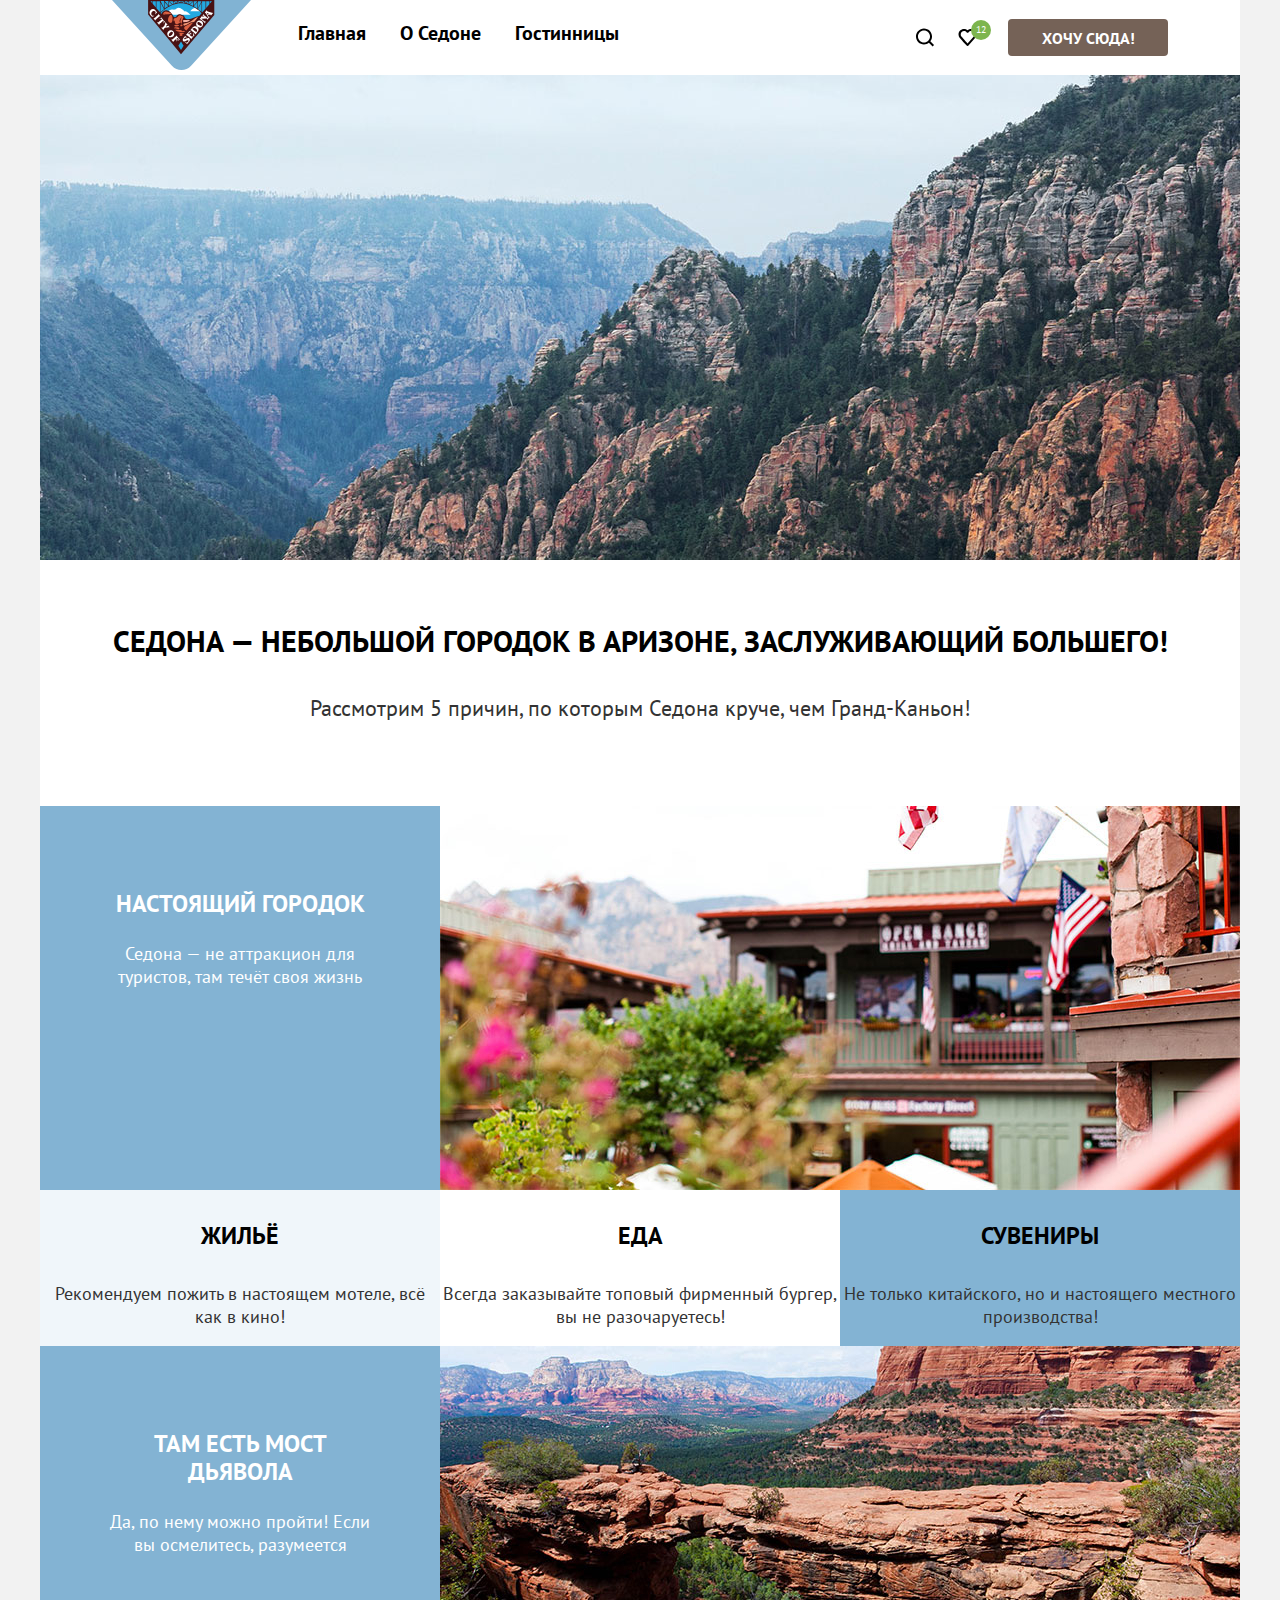
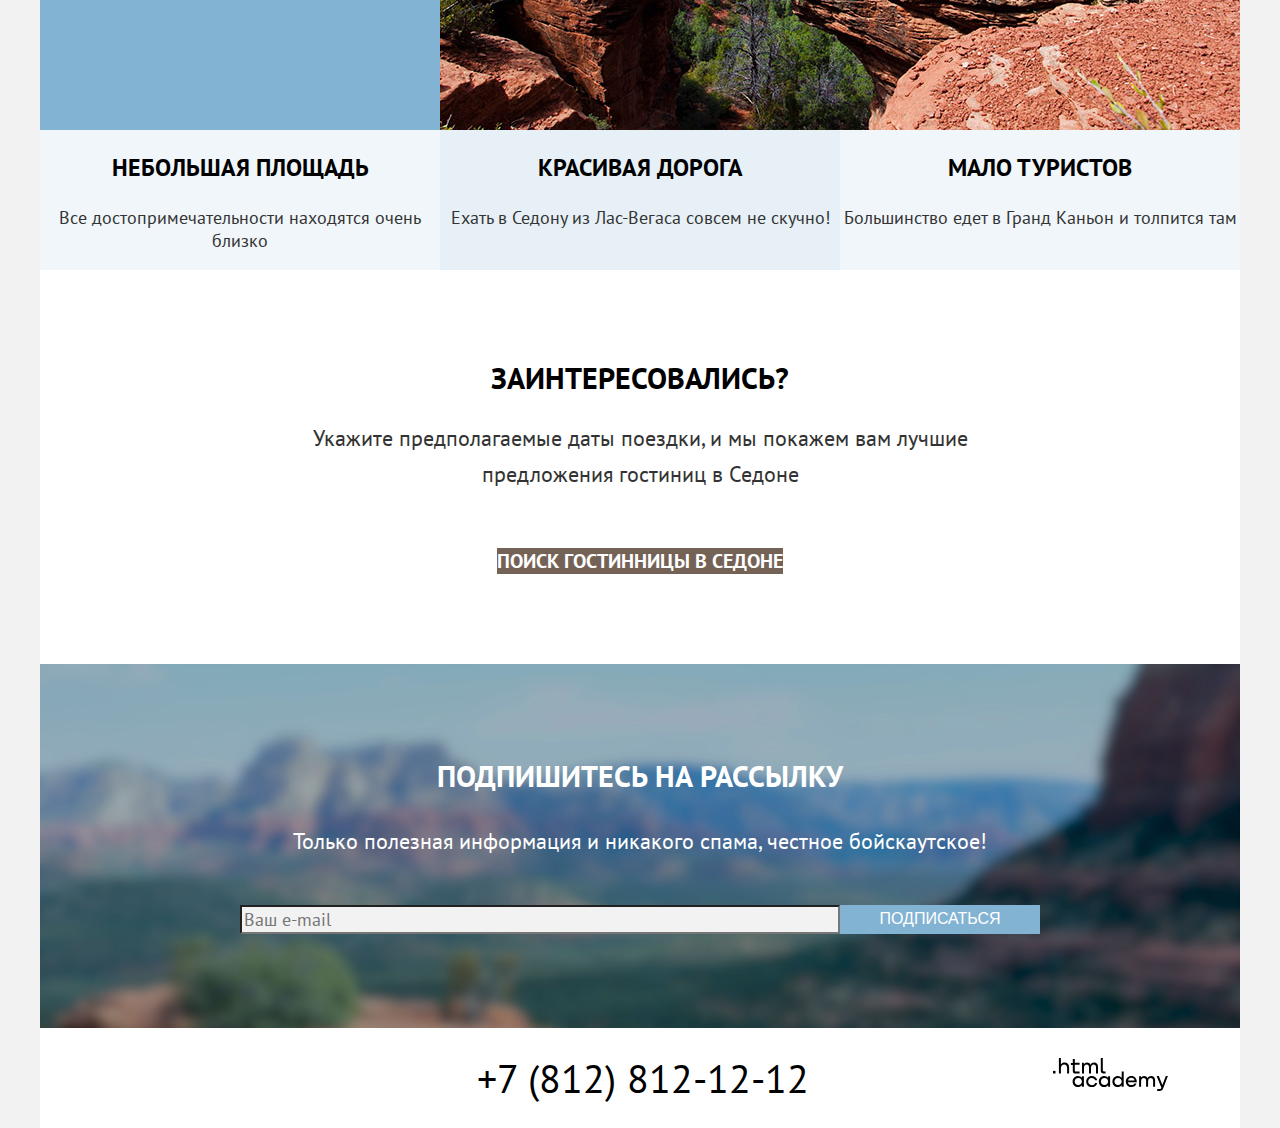
<file: index.html>
<!DOCTYPE html>
<html class="page" lang="ru">
<head>
    <meta charset="UTF-8">
    <title>Седона — небольшой городок в Аризоне</title>
    <link rel="stylesheet" href="styles/styles.css">
    <link rel="preconnect" href="https://fonts.googleapis.com">
    <link rel="preconnect" href="https://fonts.gstatic.com" crossorigin>
    <link href="https://fonts.googleapis.com/css2?family=PT+Sans:wght@400;700&display=swap" rel="stylesheet">
</head>
<body class="page-body">
<header class="page-header">
    <nav class="navigation">
        <a href="" class="logo">
            <img class="logo" src="images/logo.svg" width="139" height="70" alt="Логотип" >
        </a>

        <ul class="navigation-list">
            <li class="navigation-item">
                <a href="#" class="navigation-link">Главная</a>
            </li>
            <li class="navigation-item">
                <a href="#" class="navigation-link">О Седоне</a>
            </li>
            <li class="navigation-item">
                <a href="#" class="navigation-link">Гостинницы</a>
            </li>
        </ul>

        <div class="additional-menu">
            <a class="icon-button" href="#">
            <span class="visually-hidden">Поиск</span>
            <svg class="navigation-icon" aria-hidden="true" focusable="false" xmlns="http://www.w3.org/2000/svg" width="20" height="19" fill="none" viewBox="0 0 20 19"><path fill="#000" d="m19.026 17.05-3.71-3.7c1.002-1.3 1.704-3 1.704-4.9 0-4.4-3.61-8-8.023-8C4.585.45.975 4.15.975 8.55c0 4.4 3.61 8 8.022 8 1.805 0 3.51-.6 4.914-1.7l3.71 3.7 1.405-1.5Zm-10.029-2.5c-3.309 0-6.017-2.7-6.017-6s2.708-6 6.017-6c3.31 0 6.017 2.7 6.017 6s-2.707 6-6.017 6Z"/></svg>
            </a>
            <a class="icon-button" href="#">
            <span class="visually-hidden">Избранное</span>
            <span class="icon-button-counter">12</span>
            <svg class="navigation-icon navigation-icon-favourite" aria-hidden="true" focusable="false" xmlns="http://www.w3.org/2000/svg" width="19" height="17" fill="none" viewBox="0 0 19 17"><path fill="#000" d="M9.444 17c-.301 0-.602-.1-.802-.4-5.416-6.1-6.72-7.5-7.02-7.9C.92 7.8.519 6.6.519 5.4c0-3 2.406-5.4 5.515-5.4 1.304 0 2.507.5 3.51 1.3C10.547.5 11.851 0 13.054 0c3.008 0 5.516 2.4 5.516 5.4 0 1.3-.502 2.5-1.304 3.4l-7.02 7.9c-.2.2-.401.3-.802.3ZM3.427 7.5c.3.4 3.51 4 6.117 6.9l6.218-7c.501-.5.702-1.2.702-2 0-1.8-1.505-3.3-3.31-3.3-1.002 0-2.005.5-2.707 1.3-.301.3-.602.4-.903.4-.3 0-.602-.2-.802-.4-.702-.8-1.705-1.3-2.708-1.3-1.805 0-3.31 1.5-3.31 3.3-.1.9.302 1.6.703 2.1-.1 0-.1 0 0 0Z"/></svg>
            </a>
            <a href="#" class="button">Хочу сюда!</a>
        </div>
    </nav>
</header>

    <main class="main-index main-container">
        <div class="page-container">
            <div class="main-promo">
                <h1 class="visually-hidden">Туристический город Седона</h1>
            </div>
            
        
            <section class="advantages">
                <h2 class="visually-hidden">Преимущества Седоны</h2>
    
                <p class="section-title">Седона — небольшой городок в Аризоне, заслуживающий большего!</p>
                <p class="section-description">Рассмотрим 5 причин, по которым Седона круче, чем Гранд-Каньон!</p>
    
                <ol class="advantages-list">
                    <li class="advantages-item advantages-item-large">
                        <div class="advantages-item-large-column">
                            <h3 class="advantages-title">Настоящий городок</h3>
                            <p class="advantages-description">Седона — не аттракцион для туристов, там течёт своя жизнь</p>
                        </div>
                            <img class="advantages-item-large-img" src="images/photo-1.jpg" width="800" height="384" alt="Фото города Седона">
    
                        <ul class="advantages-list advantages-list-inner">
                            <li class="advantages-item">
                                <h4 class="advantages-title">Жильё</h4>
                                <p class="advantages-description">Рекомендуем пожить в настоящем мотеле, всё как в кино!</p>
                            </li>
                            <li class="advantages-item">
                                <h4 class="advantages-title">Еда</h4>
                                <p class="advantages-description"> Всегда заказывайте топовый фирменный бургер, вы не разочаруетесь!</p>
                            </li>
                            <li class="advantages-item">
                                <h4 class="advantages-title">Сувениры</h4>
                                <p class="advantages-description">Не только китайского, но и настоящего местного производства!</p>
                            </li>
                        </ul>
                    </li>
    
                    
                        <li class="advantages-item advantages-item-large">
                        <div class="advantages-item-large-column">
                            <h3 class="advantages-title">Там есть мост дьявола</h3>
                            <p class="advantages-description">Да, по нему можно пройти! Если вы осмелитесь, разумеется</p>
                        </div>
                        <img class="advantages-img" src="images/photo-2.jpg" width="800" height="384" alt="Фото моста Дьявола">
                    </li>
                    
                    <div class="advantages-list-row">
                    <li class="advantages-item">
                        <h3 class="advantages-title">Небольшая площадь</h3>
                        <p class="advantages-description">Все достопримечательности находятся очень близко</p>
                    </li>
    
                    <li class="advantages-item">
                        <h3 class="advantages-title">Красивая дорога</h3>
                        <p class="advantages-description">Ехать в Седону из Лас-Вегаса совсем не скучно!</p>
                    </li>
    
                    <li class="advantages-item">
                        <h3 class="advantages-title">Мало туристов</h3>
                        <p class="advantages-description">Большинство едет в Гранд Каньон и толпится там</p>
                    </li>
                    </div>
                    
                </ol>
            </section>
    
            <section class="search">
                <h2 class="visually-hidden">Поиск гостиниц</h2>
    
                <p class="section-title">Заинтересовались?</p>
                <p class="section-description">Укажите предполагаемые даты поездки,  и мы покажем вам лучшие предложения гостиниц в Седоне</p>
    
                <a href="#" class="search-button button">Поиск гостинницы в Седоне</a>
            </section>
    
            <section class="subscribe">
                <h2 class="section-title">Подпишитесь на рассылку</h2>
                <p class="section-description">Только полезная информация и никакого спама, честное бойскаутское!</p>
    
                <form class="subscribe-form" action="https://echo.htmlacademy.ru/" method="post">
                <label class="subscribe-field field">
                    <span class="visually-hidden">Ваш e-mail</span>
                    <input class="field-input" type="email" name="email" placeholder="Ваш e-mail">
                </label>
                <button class="subscribe-button button" type="submit">Подписаться</button>
                </form>
            </section>

        </div>
        
    </main>

    <footer class="index-footer">
        <ul class="page-footer-social social">
            <li class="social-item">
                <a class="social-link" href="https://twitter.com/htmlacademy_ru">
                <span class="visually-hidden">Twitter</span>
                </a>
            </li>
            <li class="social-item">
                <a class="social-link" href="https://www.facebook.com/htmlacademy">
                <span class="visually-hidden">Facebook</span>
                </a>
            </li>
            <li class="social-item">
                <a class="social-link" href="https://www.youtube.com/c/HTMLAcademyRUS">
                <span class="visually-hidden">YouTube</span>
                </a>
            </li>
        </ul>

            <a class="footer-phone" href="tel:88128121212">+7 (812) 812-12-12</a>

            <a href="https://htmlacademy.ru/">
                <img src="images/logo_htmlacademy.svg" alt="Разработано HTMLAcademy">
            </a>
    </footer>
</body>
</html>
</file>
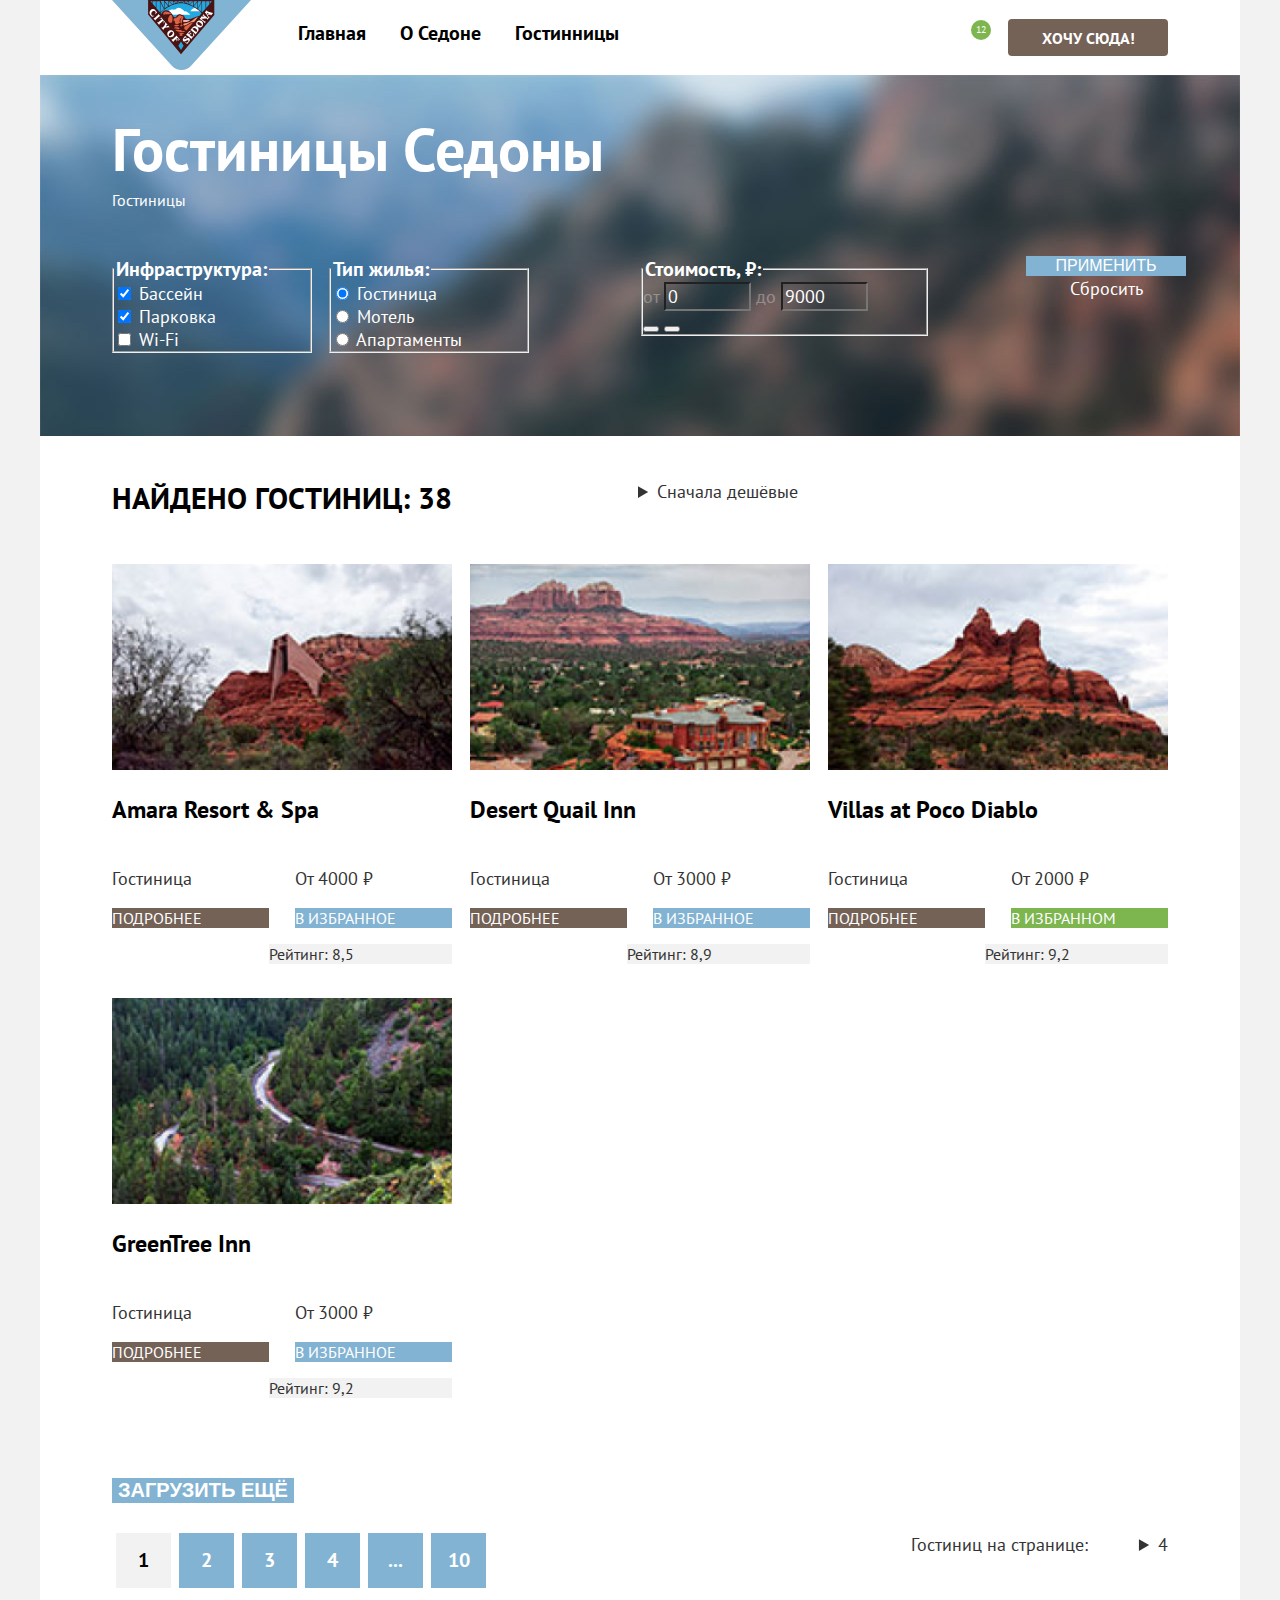
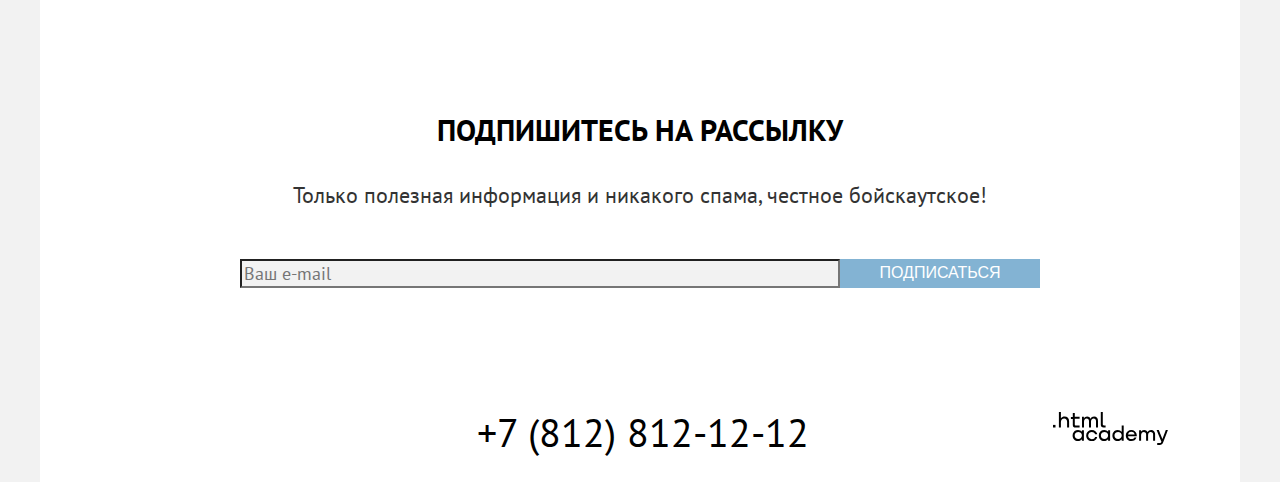
<file: catalog.html>
<!DOCTYPE html>
<html class="page" lang="en">
<head>
    <title>Каталог</title>
    <link rel="stylesheet" href="styles/styles.css">
    <link rel="preconnect" href="https://fonts.googleapis.com">
    <link rel="preconnect" href="https://fonts.gstatic.com" crossorigin>
    <link href="https://fonts.googleapis.com/css2?family=PT+Sans:wght@400;700&display=swap" rel="stylesheet">
</head>
<body class="page-body">
    <header class="page-header">
        <nav class="navigation">
            <a href="" class="logo">
                <img src="images/logo.svg" alt="Логотип" class="logo">
            </a>
    
            <ul class="navigation-list">
                <li class="navigation-item">
                    <a href="#" class="navigation-link">Главная</a>
                </li>
                <li class="navigation-item">
                    <a href="#" class="navigation-link">О Седоне</a>
                </li>
                <li class="navigation-item">
                    <a href="#" class="navigation-link">Гостинницы</a>
                </li>
            </ul>
    
            <div class="additional-menu">
                <a class="icon-button" href="#">
                <span class="visually-hidden">Поиск</span>
                </a>
                <a class="icon-button" href="#">
                <span class="visually-hidden">Избранное</span>
                <span class="icon-button-counter">12</span>
                </a>
                <a href="#" class="button">Хочу сюда!</a>
            </div>
        </nav>
    </header>

    <main class="main-inner main-inner-contanier">
        <div class="page-container">
            <section class="main-inner-filter">
                <h1 class="main-inner-title">Гостиницы Седоны</h1>
                <ul class="breadcrumbs">
                    <li class="breadcrumbs-item">
                        <a class="breadcrumbs-link" href="index.html">
                            <span class="visually-hidden">Главная страница</span>
                        </a>
                    </li>
                    <li class="breadcrumbs-item">
                        <a class="breadcrumbs-link" href="index.html">
                            Гостиницы
                        </a>
                    </li>
                </ul>
    
                <section class="filter">
                    <h2 class="visually-hidden">Фильтр cписка гостиниц</h2>
                    <div class="filter-column">
                        <form class="filter-form" action="https://echo.htmlacademy.ru/" method="get">
                            <div>
                                <fieldset class="filter-fieldset">
                                    <legend class="filter-title">Инфраструктура:</legend>
                
                                    <ul class="filter-list">
                                        <li class="filter-item">
                                            <label for="control">
                                                <input class="control-input" type="checkbox" name="infrastructure" value="pool" checked>
                                                <span class="control-lead">Бассейн</span>
                                            </label>
                                        </li>
                                        <li class="filter-item">
                                            <label for="control">
                                                <input class="control-input" type="checkbox" name="infrastructure" value="parking" checked>
                                                <span class="control-lead">Парковка</span>
                                            </label>
                                        </li>
                                        <li class="filter-item">
                                            <label for="control">
                                                <input class="control-input" type="checkbox" name="infrastructure" value="wi-fi">
                                                <span class="control-lead">Wi-Fi</span>
                                            </label>
                                        </li> 
                                    </ul>
                                </fieldset>
                            </div>
                            
                            <div>
                                <fieldset class="filter-fieldset">
                                    <legend class="filter-title">Тип жилья:</legend>
            
                                    <ul class="filter-list">
                                        <li class="filter-item">
                                            <label for="control">
                                                <input class="control-input" type="radio" name="apartment-type" value="hotel" checked>
                                                <span class="control-lead">Гостиница</span>
                                        </label>
                                        </li>
                                        <li class="filter-item">
                                            <label for="control">
                                                <input class="control-input" type="radio" name="apartment-type" value="motel">
                                                <span class="control-lead">Мотель</span>
                                        </label>
                                        </li>
                                        <li class="filter-item">
                                            <label for="control">
                                                <input class="control-input" type="radio" name="apartment-type" value="apartment">
                                                <span class="control-lead">Апартаменты</span>
                                            </label>
                                        </li>
                                    </ul>   
                                </fieldset>
                            </div>
                                
                            <div>
                                <fieldset class="filter-fieldset price-fieldset">
                                    <legend class="filter-title">Стоимость, ₽:</legend>
            
                                    <div class="range">
                                        <label class="range-field">
                                            <span class="range-title">от</span>
                                            <input class="range-input" type="number" name="price-from" value="0" min="0" max="10000" step="100">
                                        </label>
                            
                                        <label class="range-field">
                                            <span class="range-title">до</span>
                                            <input class="range-input" type="number" name="price-to" value="9000" min="0" max="10000" step="100">
                                        </label>
                                    
                                    <div class="range-slider slider">
                                        <div class="slider-bar">
                                        <button class="slider-thumb" type="button">
                                            <span class="visually-hidden">Ручка минимальной цены</span>
                                        </button>
                                        <button class="slider-thumb" type="button">
                                            <span class="visually-hidden">Ручка максимальной цены</span>
                                        </button>
                                        </div>
                                    </div>
                                    </div>
                                </fieldset>
                            </div>
                                
            
                                <div class="filter-buttons">
                                    <button class="button button-submit" type="submit">Применить</button>
                                    <button class="button button-reset" type="reset">Сбросить</button>
                                </div>
                    </div>
                    
                    </form>
                </section>
            </section>    
            
    
            <section class="catalog">
                <h2 class="visually-hidden">Результаты поиска</h2>
                <div class="catalog-select">
                    <p class="section-title">Найдено гостиниц: 38</p>
        
                    <details class="select">
                        <summary class="select-button">Сначала дешёвые</summary>
        
                        <ul class="select-menu">
                            <li class="select-item select-item-active">
                                <a class="select-option" href="#">Сначала дешёвые</a>
                            </li>
                            <li class="select-item">
                                <a class="select-option" href="#">Сначала дорогие</a>
                            </li>
                            <li class="select-item">
                                <a class="select-option" href="#">Сначала популярные</a>
                            </li>
                            <li class="select-item">
                                <a class="select-option" href="#">Сначала комфортные</a>
                            </li>
                        </ul>
                    </details>
        
                    <ul class="view">
                        <li class="view-item view-item-active">
                            <a class="view-link">
                            <span class="visually-hidden">Карточками</span>
                            </a>
                        </li>
                        <li class="view-item">
                            <a class="view-link" href="#">
                            <span class="visually-hidden">Слайдами</span>
                            </a>
                        </li>
                        <li class="view-item">
                            <a class="view-link" href="#">
                            <span class="visually-hidden">Списком</span>
                            </a>
                        </li>
                    </ul>
                </div>
                
    
                
                <div class="card-grid">
                    <h3 class="visually-hidden">Список гостиниц</h3>
                    <article class="card">
                    <h4 class="card-title">
                        <a class="card-link" href="#">
                        Amara Resort & Spa
                        </a>
                    </h4>
    
                    <img class="card-img" src="images/hotel-1.jpg" alt="">
    
                    <p class="card-description">
                        <span class="card-description-title">Гостиница</span>
                        <span class="card-description-defenition">От 4000 ₽</span>
                    </p>
    
                    <a class="button button-more" href="#">Подробнее</a>
                    <a class="button button-favourites" href="#">В избранное</a>
    
                    <p class="star star-four">
                        <span class="visually-hidden">4 звезды</span>
                    </p>
                    <p class="card-rate">Рейтинг: 8,5</p>
                </article>
    
                <article class="card">
                    <h4 class="card-title">
                        <a class="card-link" href="#">
                        Desert Quail Inn
                        </a>
                    </h4>
    
                    <img class="card-img" src="images/hotel-2.jpg" alt="">
    
                    <p class="card-description">
                        <span class="card-description-title">Гостиница</span>
                        <span class="card-description-defenition">От 3000 ₽</span>
                    </p>
    
                    <a class="button button-more" href="#">Подробнее</a>
                    <a class="button button-favourites" href="#">В избранное</a>
    
                    <p class="star star-three">
                        <span class="visually-hidden">3 звезды</span>
                    </p>
                    <p class="card-rate">Рейтинг: 8,9</p>
                </article>
    
                <article class="card">
                    <h4 class="card-title">
                        <a class="card-link" href="#">
                        Villas at Poco Diablo
                        </a>
                    </h4>
    
                    <img class="card-img" src="images/hotel-3.jpg" alt="">
    
                    <p class="card-description">
                        <span class="card-description-title">Гостиница</span>
                        <span class="card-description-defenition">От 2000 ₽</span>
                    </p>
    
                    <a class="button button-more" href="#">Подробнее</a>
                    <a class="button button-favourites button-favourites-selected" href="#">В избранном</a>
    
                    <p class="star star-two">
                        <span class="visually-hidden">2 звезды</span>
                    </p>
                    <p class="card-rate">Рейтинг: 9,2</p>
                </article>
    
                <article class="card">
                    <h4 class="card-title">
                        <a class="card-link" href="#">
                        GreenTree Inn
                        </a>
                    </h4>
    
                    <img class="card-img" src="images/hotel-4.jpg" alt="">
    
                    <p class="card-description">
                        <span class="card-description-title">Гостиница</span>
                        <span class="card-description-defenition">От 3000 ₽</span>
                    </p>
    
                    <a class="button button-more" href="#">Подробнее</a>
                    <a class="button button-favourites" href="#">В избранное</a>
    
                    <p class="star star-two">
                        <span class="visually-hidden">2 звезды</span>
                    </p>
                    <p class="card-rate">Рейтинг: 9,2</p>
                </article>
                </div>
                
            
                <div class="pagination">
                    <button class="button pagination-show-more" type="button">Загрузить ещё</button>
                    <div class="pagination-nav">
                        <h3 class="visually-hidden" hidden>Список страниц</h3>
    
                    <ul class="pagination-list">
                        <li class="pagination-item">
                            <a class="pagination-link pagination-item-current">1</a>
                        </li>
                        <li class="pagination-item">
                            <a class="pagination-link" href="#">2</a>
                        </li>
                        <li class="pagination-item">
                            <a class="pagination-link" href="#">3</a>
                        </li>
                        <li class="pagination-item">
                            <a class="pagination-link" href="#">4</a>
                        </li>
                        <li class="pagination-item">
                            <a class="pagination-link" href="#">...</a>
                        </li>
                        <li class="pagination-item">
                            <a class="pagination-link" href="#">10</a>
                        </li>
                    </ul>
    
                    <div class="pagination-select">
                        <p>Гостиниц на странице:</p>
            
                        <details class="select">
                            <summary class="select-button">4</summary>
            
                            <ul class="select-menu">
                                <li class="select-item select-item-active">
                                    <a class="select-option" href="#">5</a>
                                </li>
                                <li class="select-item">
                                    <a class="select-option" href="#">6</a>
                                </li>
                                <li class="select-item">
                                    <a class="select-option" href="#">9</a>
                                </li>
                                <li class="select-item">
                                    <a class="select-option" href="#">12</a>
                                </li>
                            </ul>
                        </details>
                    </div>  
                    </div>
                    
                </div>
            
        </section>
    
            <section class="subscribe subscribe-catalog">
                <h2 class="section-title">Подпишитесь на рассылку</h2>
                <p class="section-description">Только полезная информация и никакого спама, честное бойскаутское!</p>
    
                <form class="subscribe-form" action="https://echo.htmlacademy.ru/" method="post">
                <label class="subscribe-field field">
                    <span class="visually-hidden">Ваш e-mail</span>
                    <input class="field-input" type="email" name="email" placeholder="Ваш e-mail">
                </label>
                <button class="subscribe-button button" type="submit">Подписаться</button>
                </form>
            </section>
        </div>
    </main>

    <footer class="index-footer">
        <ul class="page-footer-social social">
            <li class="social-item">
                <a class="social-link" href="https://twitter.com/htmlacademy_ru">
                <span class="visually-hidden">Twitter</span>
                </a>
            </li>
            <li class="social-item">
                <a class="social-link" href="https://www.facebook.com/htmlacademy">
                <span class="visually-hidden">Facebook</span>
                </a>
            </li>
            <li class="social-item">
                <a class="social-link" href="https://www.youtube.com/c/HTMLAcademyRUS">
                <span class="visually-hidden">YouTube</span>
                </a>
            </li>
        </ul>

            <a class="footer-phone" href="tel:88128121212">+7 (812) 812-12-12</a>

            <a href="https://htmlacademy.ru/">
                <img src="images/logo_htmlacademy.svg" alt="Разработано HTMLAcademy">
            </a>
    </footer>
</body>
</html>
</file>
<file: styles/styles.css>
@font-face {
    font-family: "PT Sans";
    font-style: normal;
    font-weight: 400;
    src: url("../fonts/ptsans-400.woff2") format(".woff2");
    font-display: swap;
}

@font-face {
    font-family: "PT Sans";
    font-style: normal;
    font-weight: 700;
    src: url("../fonts/ptsans-700.woff2") format(".woff2");
    font-display: swap;
}

*{
    box-sizing: border-box;
}
.page{ 
    height: 100%;

    font-family: "PT Sans", sans-serif;
    font-size: 18px; 

    color: #333333;
    background-color: #F2F2F2;
}

.page-body{
    display: flex;
    flex-direction: column;
    width: 1200px;
    min-height: 100%;
    margin: 0 auto;

    background-color: #ffffff;
}

.main-promo{
    background-image: url(../images/index-background.png);
    width: 1200px;
    height: 485px;
    margin-bottom: 63px;
}



/*.page-container{
    width: 1200px;
    margin: 0 auto;
}*/

/*Header*/

/*.page-header{
    background-color: #FFFFFF;
    font-size: 20px;
    line-height: 26px;
    font-weight: 700;
}
*/
.navigation{
    display: flex;
    padding: 0 72px;
}

.navigation-list{
    margin: 0;
    padding: 0;

    display: flex;
    width: 420px;
    font-size: 20px;
    line-height: 26px;
    font-weight: 700;
    list-style-type: none;
    flex-wrap: wrap;
}

.navigation-link{
    color: #000000;
    text-decoration: none;
    display: block;


}
.navigation-item{
    padding: 20px 17px;
}

.navigation-icon{
    position: absolute;
    top: 0;
    right: 0;
    bottom: 0;
    left: 0;
    margin: auto;
    fill: #000000;
}

.icon-button-counter{
    background-color: #7DB54F;
    color: #FFFFFF;
    border-radius: 50%;

    font-size: 10px;
    line-height: 20px;

    position: absolute;
    top: 3px;
    right: -3px;
    
    min-width: 20px;
    height: 20px;
    text-align: center;
    padding: 0 4px;

    z-index: 2;
}

.additional-menu{
    max-width: 280px;
    margin-left: auto;
    display: flex;
    align-items: center;
}

.logo{
    width: 139px;
    margin-right: 30px;
}

/*Main*/

.main-container,
.main-inner{
    flex-grow: 1;
}

.main-inner-title{
    margin: 0;
}

.main-index{
    background-color: #FFFFFF;
    color: #333333;
}

.section-title{
    font-size: 30px;
    line-height: 36px;
    color: #000000;
    font-weight: 700;
    text-transform: uppercase;
}

.section-description{
    font-size: 22px;
    line-height: 36px;
}

.main-inner-filter{
    background-image: url(../images/catalog-background\ 1.jpg);
    background-size: cover;
    color: #FFFFFF;
    padding: 35px 72px 83px 72px;
}

.filter-list{
    margin: 0;
    padding: 0;
}

.main-inner-title{
    font-size: 60px;
    font-weight: 700;
}

.breadcrumbs{
    margin: 0;
    padding: 0;
    list-style-type: none;
    margin-bottom: 45px;
}

.breadcrumbs-link{
    font-size: 16px;
    text-decoration: none;
    color: #FFFFFF;
    
}

/*Cards*/

.card-grid{
    display: grid;
    grid-template-columns: repeat(3, 340px);
    gap: 18px;

    margin-bottom: 34px;
}

.card{
    display: grid;
    grid-template-columns: 1fr 26px 1fr;
    grid-template-rows: 206px;
    grid-template-areas: "image image image"
    "title title title"
    "description description description"
    "button-more . button-chosen"
    "star rate rate";
}

.card-description{
    display: grid;
    grid-column: description;
    grid-template-columns: 1fr 1fr;
    column-gap: 26px;
}

.card-title{
    grid-area: title;
}

.card-img{
    grid-area: image;
    width: 100%;
    height: 100%;
    object-fit: cover;
}

.button-more{
    grid-area: button-more;
}

.button-favourites{
    grid-area: button-chosen;
}

.star{
    grid-area: star;
}

.card-rate{
    font-size: 16px;
    background-color: #F2F2F2;

    grid-area: rate;
}

.card-link{
    font-size: 24px;
    font-weight: 700;
    text-decoration: none;
    color: #000000;
}
/*Filter*/

.filter-column{
    display: flex;
}
.filter-form{
    display: flex;
}

.filter-list{
    list-style-type: none;
}

.filter-title{
    font-size: 20px;
    font-weight: 700;
}
/*Advantages*/
.advantages{
    text-align: center;
}

.advantages-item{
    background-color: rgba(131, 179, 211, 0.12);
    
    list-style-type: none;


}

.advantages-list{
    margin: 0;
    padding: 0;

    display: grid;

}

.advantages-item:not(.advantages-item-large):nth-child(even) {
    background-color: rgba(131, 179, 211, 0.2);
}

.advantages-item-large{
    color: #FFFFFF;
    background-color: #83B3D3;
    display: grid;
    grid-template-columns: repeat(3, 400px);


}

.advantages-item-large-img{
    grid-column: 2/4;
    display: block;
}

.advantages-list-inner {
    color: #333333;
    background-color: #ffffff;
    display: grid;
    grid-template-columns: repeat(3, 400px);


}

.advantages-list-row{
    display: grid;
    grid-template-columns: repeat(3, 400px);


}

.advantages-item-large-column{
    padding: 60px;
}

.advantages-item-large-column .advantages-title{
    color: #FFFFFF;
}

.advantages-list-inner .advantages-item:nth-child(even) {
    background-color: #ffffff;
}

.advantages-title {
    color: #000000;
    font-size: 24px;
    font-weight: 700;
    line-height: 28px;
    text-transform: uppercase;
}

.advantages-item-large > .advantages-title {
    color: #ffffff;
}

.advantages .section-title{
    margin: 0;
    padding: 0;
    margin-bottom: 31px;
}

.advantages .section-description{
    margin: 0;
    padding: 0;
    margin-bottom: 80px;
}
/*Search*/

.search{
    text-align: center;

    padding: 90px 240px;
}

.search .section-title{
    margin: 0;
    margin-bottom: 24px;
}

.search .section-description{
    margin: 0;
    margin-bottom: 56px;
}
/*Catalog*/

.catalog{
    padding: 0 72px;
}

.catalog-select .section-title{
    margin: 0;
}

.view{
    display: flex;
    list-style-type: none;
}

.view-link{
    display: block;
    width: 48px;
    height: 48px;
}
/*Subscribe*/

.subscribe{
    background-image: url("../images/subscribe.jpg");
    background-size: cover;
    color: #FFFFFF;
    background-color: #83B3D3;
    text-align: center;

    padding: 94px 200px;
}

.subscribe .section-title{
    color: #FFFFFF;
    margin: 0;
    margin-bottom: 29px;
}

.subscribe .section-description{
    margin: 0;
    margin-bottom: 46px;
}

.subscribe-catalog{
    color: #333333;
    background-color: #FFFFFF;
    background-image: none;
}

.subscribe-catalog .section-title{
    color:#000000;
}

.subscribe .subscribe-button{
    background-color: #83B3D3;
}

.subscribe-form{
    display: grid;
    grid-template-columns: 600px 200px;
}

.field-input{
    width: 100%;
}
/* Forms */

.field-input {
    font-family: inherit;
    font-size: 18px;

    background-color: #f2f2f2;
}

.filter-fieldset{
    width: 200px;
    margin: 0;
    padding: 0;
    margin-right: 17px;
    
}

.price-fieldset{
    width: 287px;
    margin-left: 95px;

}

.range-input{
    color: #ffffff;
    background-color: transparent;

    font-family: inherit;
    font-size: 18px;
}

.range-title {
    opacity: 0.3;
  }
/*Footer*/

.index-footer{
    display: flex;
    justify-content: space-between;
    padding: 30px 72px;
}

.page-footer-social{
    display: flex;
    margin: 0;
    list-style-type: none;
    max-width: 140px;

    flex-wrap: wrap;
}

.footer-phone{
    font-size: 40px;
    line-height: 40px;
    text-decoration: none;
    text-transform: uppercase;
    color: #000000;
    width: 720px;
    text-align: center;
}

.social{
    padding: 0;
}

.social-link{
    display: block;
    width: 40px;
    height: 40px;
    
}
/*Buttons*/

.button{
    display: inline-block;

    font-size: 16px;
    background-color: #756257;
    color: #FFFFFF;
    text-decoration: none;
    text-transform: uppercase;

    border: none;
    cursor: pointer;
}

.button-submit{
    background-color: #83B3D3;
}

.button-reset{
    color: #ffffff;
    background-color: transparent;

    font-family: inherit;
    font-size: 18px;
    text-transform: none;
}

.button-favourites{
    background-color: #83B3D3;
}

.button-favourites-selected{
    background-color: #7DB54F;
}

.search-button{
    font-size: 20px;
    font-weight: 700;
}

.navigation-icon-favourite{
    z-index: 1;
}

.filter-buttons{
    display: flex;
    flex-direction: column;
    width: 160px;
    margin-left: 81px;
}

.additional-menu .icon-button{
    width: 42px;
    height: 42px;
    display: grid;
    place-content: center;

    background-repeat: no-repeat;
    background-position: 50% 50%;
}

.icon-button{
    position: relative;
}

.additional-menu .button{
    min-width: 160px;
    height: 37.24px;
    text-align: center;
    font-weight: 700;

    margin-left: 20px;

    border-radius: 4px;
    display: inline-block;
    padding: 9px 15px;
}

.pagination{
    padding: 30px 0;
}

.pagination-show-more{
    font-size: 20px;
    font-weight: 700;
    background-color: #83B3D3;
}

.pagination-link{
    font-size: 20px;
    font-weight: 700;
    color: #FFFFFF;
    background-color: #83B3D3;
    text-decoration: none;

    min-width: 55px;
    min-height: 55px;
    display: flex;
    justify-content: center;
    align-items: center;
    padding: 8px;
    flex-wrap: wrap;
}

.pagination-item{
    margin: 0 4px;
}

.pagination-item-current{
    color:#000000;
    background-color: #F2F2F2;
}
.pagination-nav{
    display: flex;
    justify-content: space-between;
    margin-top: 30px;
}

.pagination-list{
    padding: 0;
    margin: 0;
    display: flex;
    list-style-type: none;
}

.pagination-select{
    display: flex;
}

.pagination-select p{
    margin: 0;
    margin-right: 51px;
}

.catalog-select{
    display: flex;
    justify-content: space-between;
    margin-top: 44px;
}

/*Visually hidden*/
.visually-hidden {
    position: absolute;
    width: 1px;
    height: 1px;
    margin: -1px;
    padding: 0;
    border: 0;
    clip: rect(0 0 0 0);
    overflow: hidden;
}
</file>
